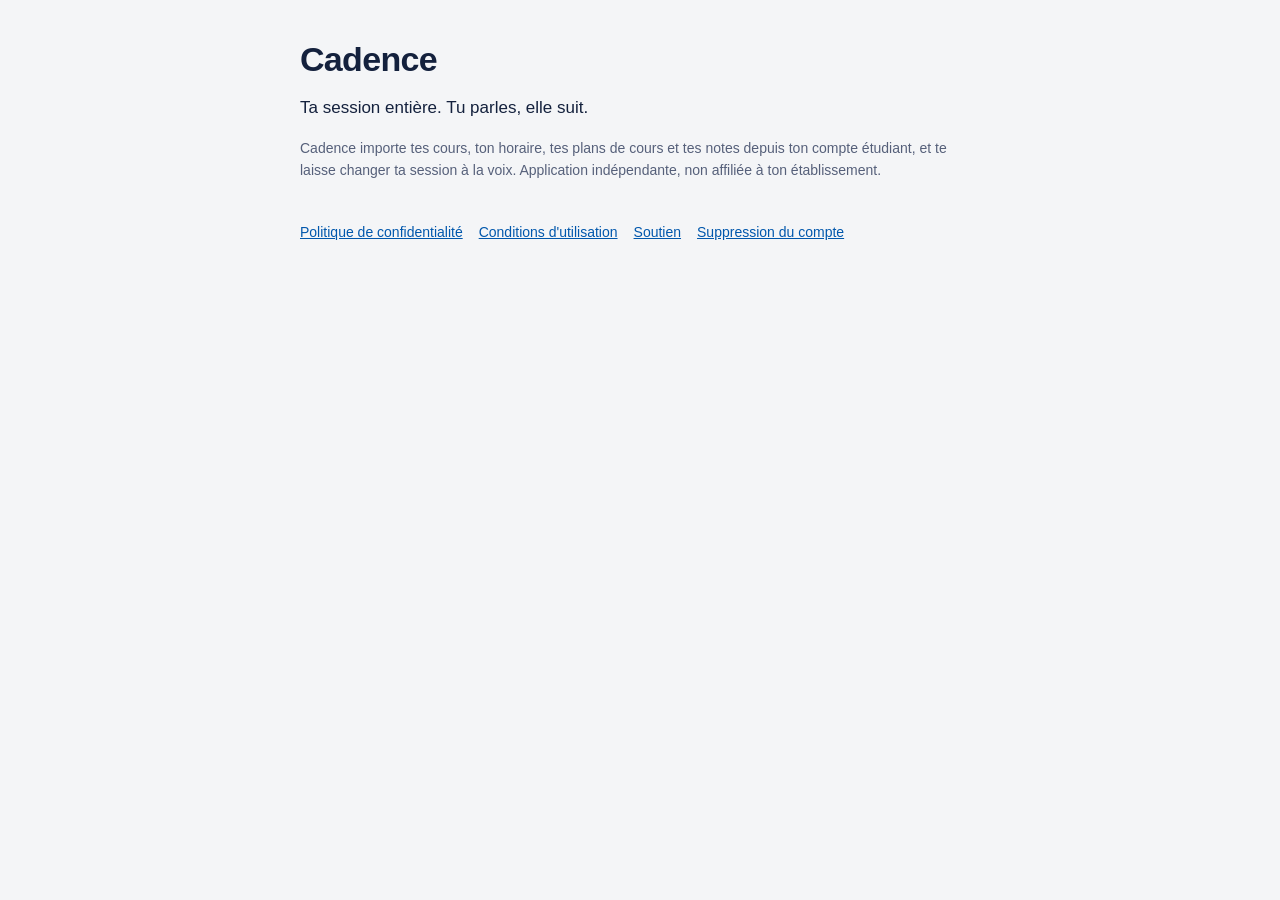
<file: index.html>
<!doctype html>
<html lang="fr-CA">
<head>
<meta charset="utf-8">
<meta name="viewport" content="width=device-width, initial-scale=1">
<title>Cadence · ta session entière</title>
<link rel="stylesheet" href="style.css">
</head>
<body>
<main>
<h1>Cadence</h1>
<p>Ta session entière. Tu parles, elle suit.</p>
<p class="muted">Cadence importe tes cours, ton horaire, tes plans de cours et tes notes depuis ton compte étudiant, et te laisse changer ta session à la voix. Application indépendante, non affiliée à ton établissement.</p>
<nav><a href="confidentialite/">Politique de confidentialité</a><a href="conditions/">Conditions d'utilisation</a><a href="soutien/">Soutien</a><a href="suppression/">Suppression du compte</a></nav>
</main>
</body>
</html>
</file>
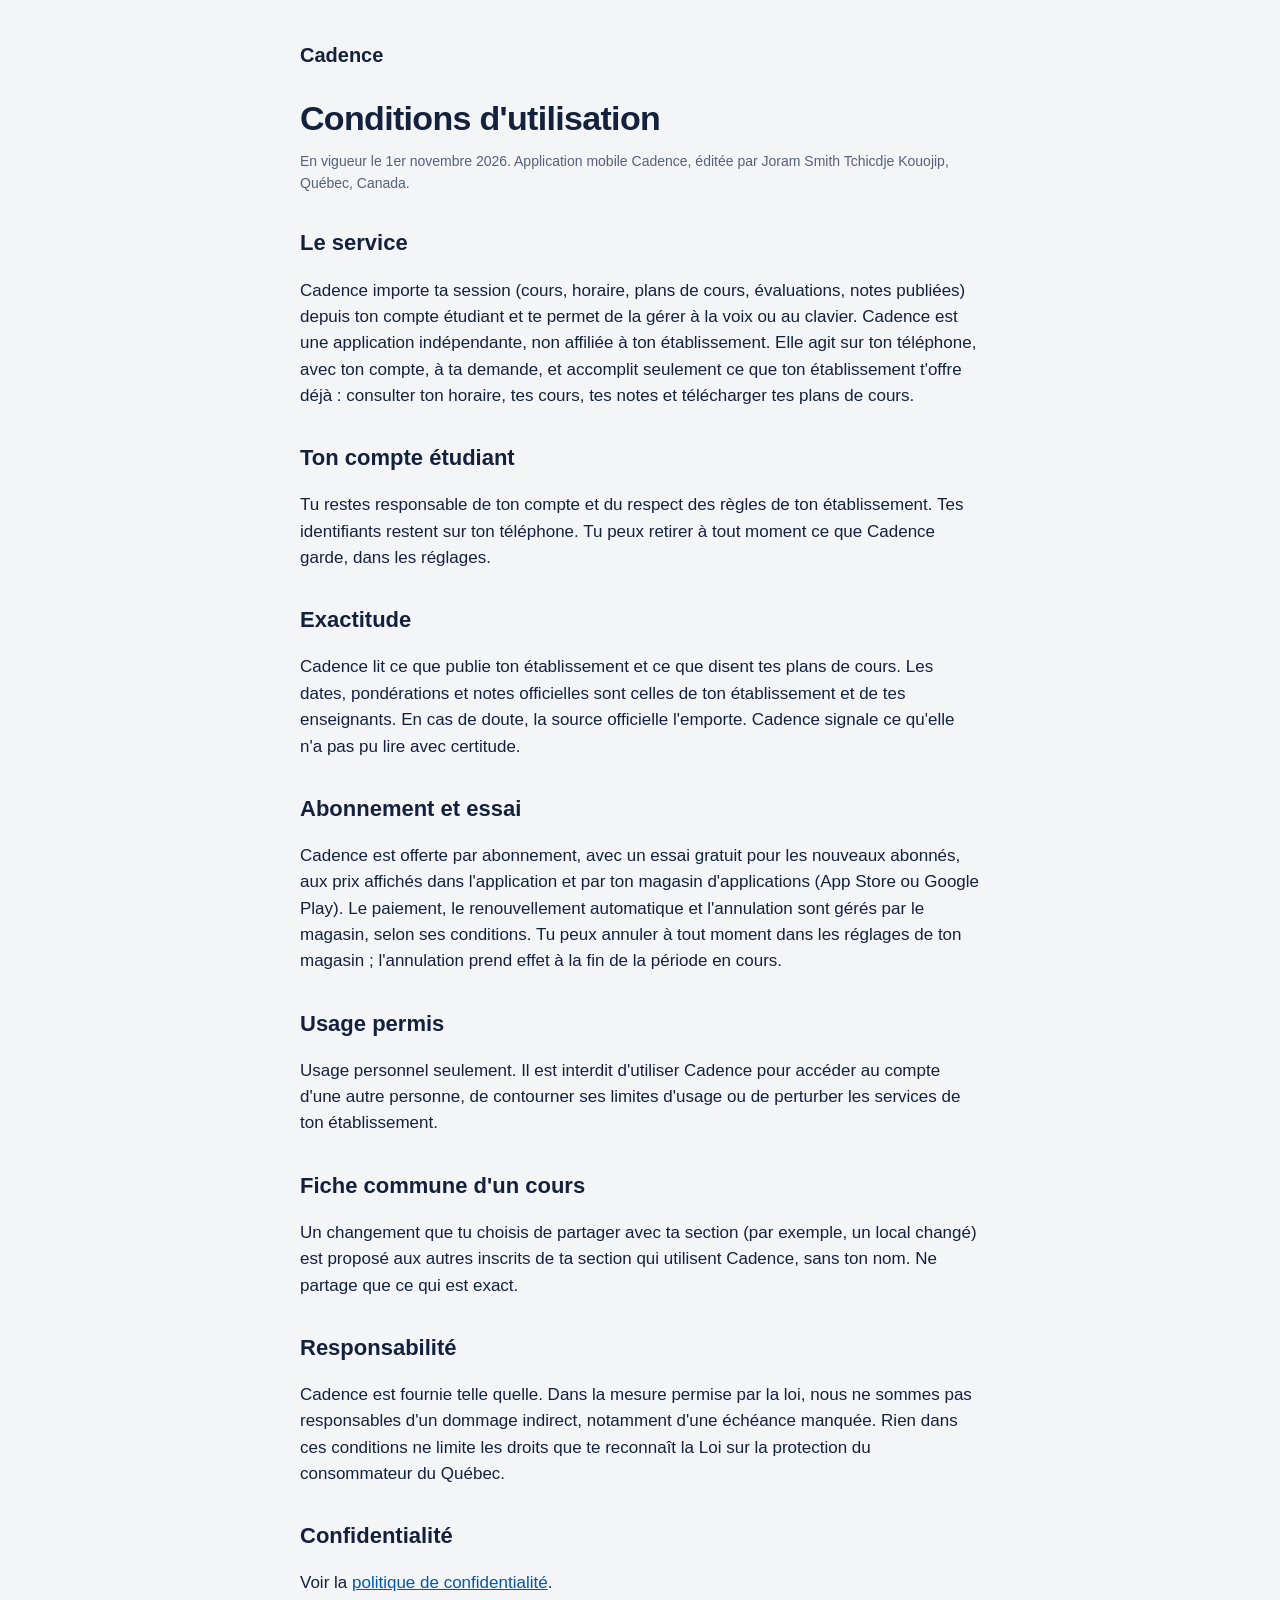
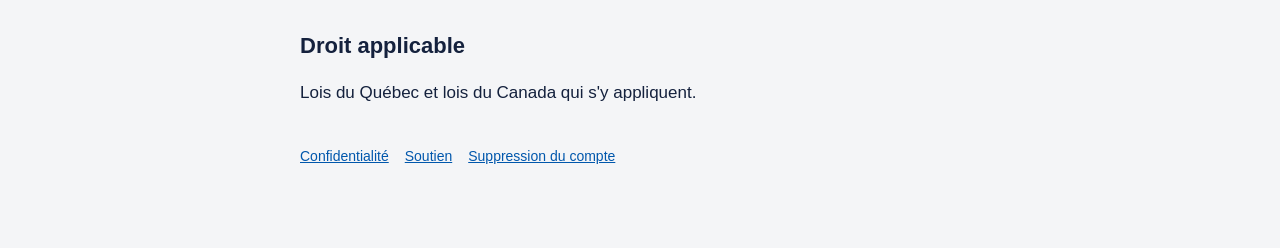
<file: conditions/index.html>
<!doctype html>
<html lang="fr-CA">
<head>
<meta charset="utf-8">
<meta name="viewport" content="width=device-width, initial-scale=1">
<title>Conditions d'utilisation · Cadence</title>
<link rel="stylesheet" href="../style.css">
</head>
<body>
<main>
<header><a href="../">Cadence</a></header>
<h1>Conditions d'utilisation</h1>
<p class="muted">En vigueur le 1er novembre 2026. Application mobile Cadence, éditée par Joram Smith Tchicdje Kouojip, Québec, Canada.</p>

<h2>Le service</h2>
<p>Cadence importe ta session (cours, horaire, plans de cours, évaluations, notes publiées) depuis ton compte étudiant et te permet de la gérer à la voix ou au clavier. Cadence est une application indépendante, non affiliée à ton établissement. Elle agit sur ton téléphone, avec ton compte, à ta demande, et accomplit seulement ce que ton établissement t'offre déjà : consulter ton horaire, tes cours, tes notes et télécharger tes plans de cours.</p>

<h2>Ton compte étudiant</h2>
<p>Tu restes responsable de ton compte et du respect des règles de ton établissement. Tes identifiants restent sur ton téléphone. Tu peux retirer à tout moment ce que Cadence garde, dans les réglages.</p>

<h2>Exactitude</h2>
<p>Cadence lit ce que publie ton établissement et ce que disent tes plans de cours. Les dates, pondérations et notes officielles sont celles de ton établissement et de tes enseignants. En cas de doute, la source officielle l'emporte. Cadence signale ce qu'elle n'a pas pu lire avec certitude.</p>

<h2>Abonnement et essai</h2>
<p>Cadence est offerte par abonnement, avec un essai gratuit pour les nouveaux abonnés, aux prix affichés dans l'application et par ton magasin d'applications (App Store ou Google Play). Le paiement, le renouvellement automatique et l'annulation sont gérés par le magasin, selon ses conditions. Tu peux annuler à tout moment dans les réglages de ton magasin ; l'annulation prend effet à la fin de la période en cours.</p>

<h2>Usage permis</h2>
<p>Usage personnel seulement. Il est interdit d'utiliser Cadence pour accéder au compte d'une autre personne, de contourner ses limites d'usage ou de perturber les services de ton établissement.</p>

<h2>Fiche commune d'un cours</h2>
<p>Un changement que tu choisis de partager avec ta section (par exemple, un local changé) est proposé aux autres inscrits de ta section qui utilisent Cadence, sans ton nom. Ne partage que ce qui est exact.</p>

<h2>Responsabilité</h2>
<p>Cadence est fournie telle quelle. Dans la mesure permise par la loi, nous ne sommes pas responsables d'un dommage indirect, notamment d'une échéance manquée. Rien dans ces conditions ne limite les droits que te reconnaît la Loi sur la protection du consommateur du Québec.</p>

<h2>Confidentialité</h2>
<p>Voir la <a href="../confidentialite/">politique de confidentialité</a>.</p>

<h2>Droit applicable</h2>
<p>Lois du Québec et lois du Canada qui s'y appliquent.</p>

<nav><a href="../confidentialite/">Confidentialité</a><a href="../soutien/">Soutien</a><a href="../suppression/">Suppression du compte</a></nav>
</main>
</body>
</html>
</file>
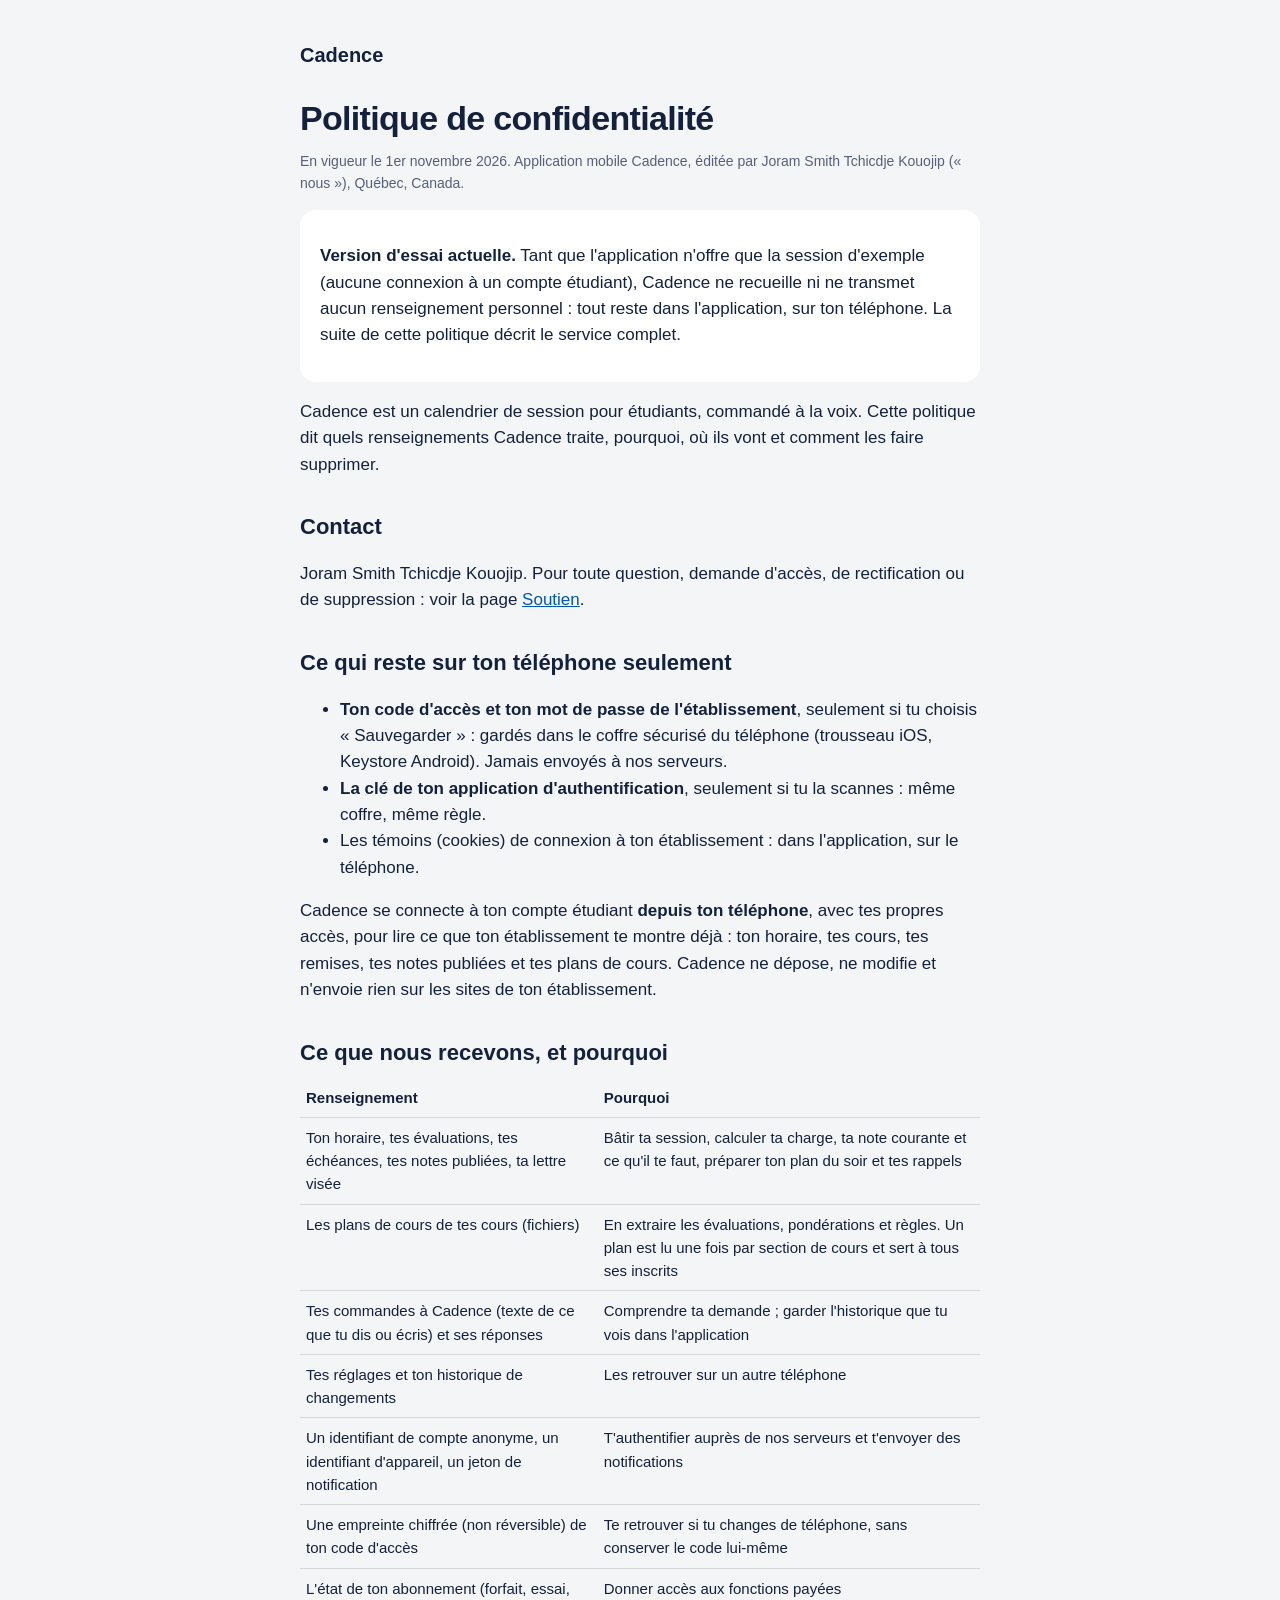
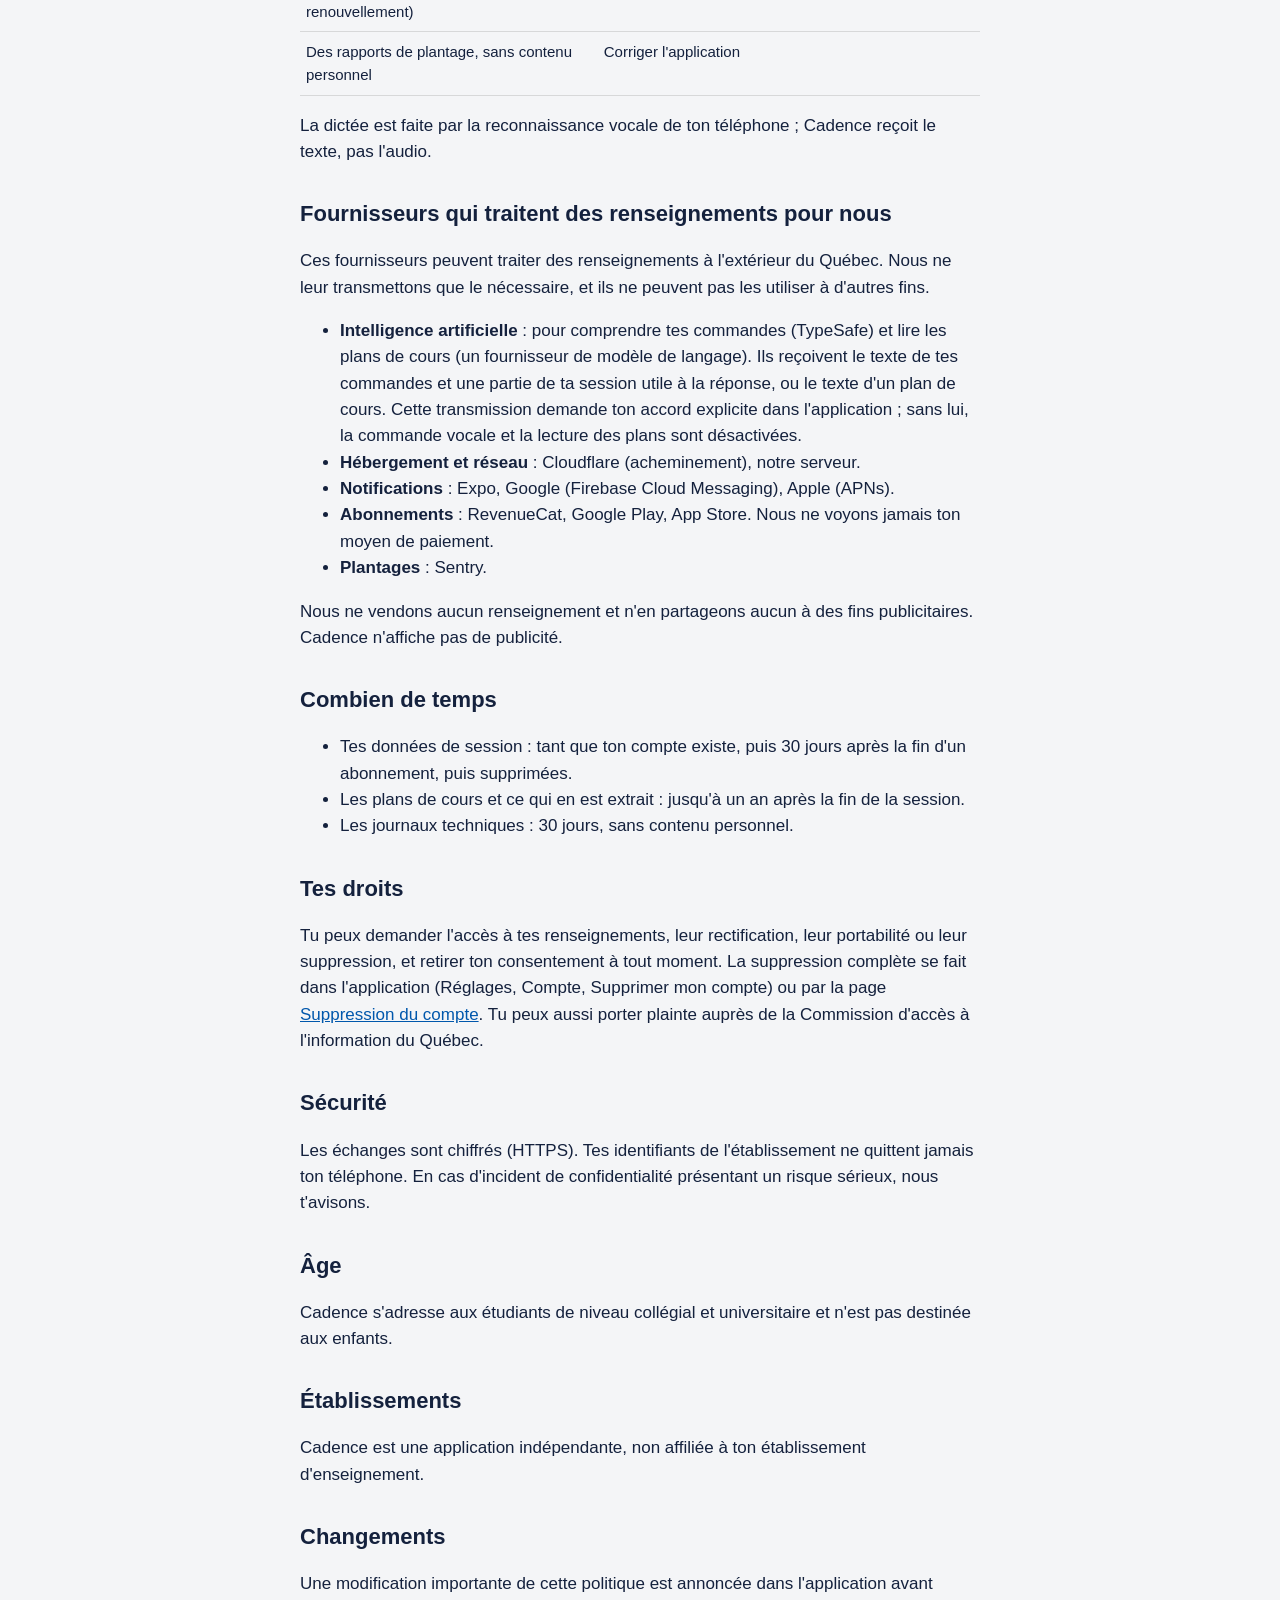
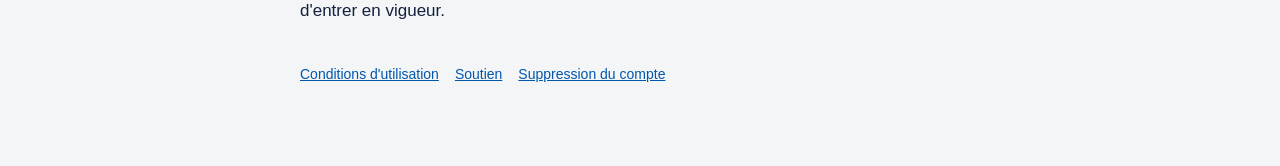
<file: confidentialite/index.html>
<!doctype html>
<html lang="fr-CA">
<head>
<meta charset="utf-8">
<meta name="viewport" content="width=device-width, initial-scale=1">
<title>Politique de confidentialité · Cadence</title>
<link rel="stylesheet" href="../style.css">
</head>
<body>
<main>
<header><a href="../">Cadence</a></header>
<h1>Politique de confidentialité</h1>
<p class="muted">En vigueur le 1er novembre 2026. Application mobile Cadence, éditée par Joram Smith Tchicdje Kouojip (« nous »), Québec, Canada.</p>

<div class="card"><p><strong>Version d'essai actuelle.</strong> Tant que l'application n'offre que la session d'exemple (aucune connexion à un compte étudiant), Cadence ne recueille ni ne transmet aucun renseignement personnel : tout reste dans l'application, sur ton téléphone. La suite de cette politique décrit le service complet.</p></div>
<p>Cadence est un calendrier de session pour étudiants, commandé à la voix. Cette politique dit quels renseignements Cadence traite, pourquoi, où ils vont et comment les faire supprimer.</p>

<h2>Contact</h2>
<p>Joram Smith Tchicdje Kouojip. Pour toute question, demande d'accès, de rectification ou de suppression : voir la page <a href="../soutien/">Soutien</a>.</p>

<h2>Ce qui reste sur ton téléphone seulement</h2>
<ul>
<li><strong>Ton code d'accès et ton mot de passe de l'établissement</strong>, seulement si tu choisis « Sauvegarder » : gardés dans le coffre sécurisé du téléphone (trousseau iOS, Keystore Android). Jamais envoyés à nos serveurs.</li>
<li><strong>La clé de ton application d'authentification</strong>, seulement si tu la scannes : même coffre, même règle.</li>
<li>Les témoins (cookies) de connexion à ton établissement : dans l'application, sur le téléphone.</li>
</ul>
<p>Cadence se connecte à ton compte étudiant <strong>depuis ton téléphone</strong>, avec tes propres accès, pour lire ce que ton établissement te montre déjà : ton horaire, tes cours, tes remises, tes notes publiées et tes plans de cours. Cadence ne dépose, ne modifie et n'envoie rien sur les sites de ton établissement.</p>

<h2>Ce que nous recevons, et pourquoi</h2>
<table>
<tr><th>Renseignement</th><th>Pourquoi</th></tr>
<tr><td>Ton horaire, tes évaluations, tes échéances, tes notes publiées, ta lettre visée</td><td>Bâtir ta session, calculer ta charge, ta note courante et ce qu'il te faut, préparer ton plan du soir et tes rappels</td></tr>
<tr><td>Les plans de cours de tes cours (fichiers)</td><td>En extraire les évaluations, pondérations et règles. Un plan est lu une fois par section de cours et sert à tous ses inscrits</td></tr>
<tr><td>Tes commandes à Cadence (texte de ce que tu dis ou écris) et ses réponses</td><td>Comprendre ta demande ; garder l'historique que tu vois dans l'application</td></tr>
<tr><td>Tes réglages et ton historique de changements</td><td>Les retrouver sur un autre téléphone</td></tr>
<tr><td>Un identifiant de compte anonyme, un identifiant d'appareil, un jeton de notification</td><td>T'authentifier auprès de nos serveurs et t'envoyer des notifications</td></tr>
<tr><td>Une empreinte chiffrée (non réversible) de ton code d'accès</td><td>Te retrouver si tu changes de téléphone, sans conserver le code lui-même</td></tr>
<tr><td>L'état de ton abonnement (forfait, essai, renouvellement)</td><td>Donner accès aux fonctions payées</td></tr>
<tr><td>Des rapports de plantage, sans contenu personnel</td><td>Corriger l'application</td></tr>
</table>
<p>La dictée est faite par la reconnaissance vocale de ton téléphone ; Cadence reçoit le texte, pas l'audio.</p>

<h2>Fournisseurs qui traitent des renseignements pour nous</h2>
<p>Ces fournisseurs peuvent traiter des renseignements à l'extérieur du Québec. Nous ne leur transmettons que le nécessaire, et ils ne peuvent pas les utiliser à d'autres fins.</p>
<ul>
<li><strong>Intelligence artificielle</strong> : pour comprendre tes commandes (TypeSafe) et lire les plans de cours (un fournisseur de modèle de langage). Ils reçoivent le texte de tes commandes et une partie de ta session utile à la réponse, ou le texte d'un plan de cours. Cette transmission demande ton accord explicite dans l'application ; sans lui, la commande vocale et la lecture des plans sont désactivées.</li>
<li><strong>Hébergement et réseau</strong> : Cloudflare (acheminement), notre serveur.</li>
<li><strong>Notifications</strong> : Expo, Google (Firebase Cloud Messaging), Apple (APNs).</li>
<li><strong>Abonnements</strong> : RevenueCat, Google Play, App Store. Nous ne voyons jamais ton moyen de paiement.</li>
<li><strong>Plantages</strong> : Sentry.</li>
</ul>
<p>Nous ne vendons aucun renseignement et n'en partageons aucun à des fins publicitaires. Cadence n'affiche pas de publicité.</p>

<h2>Combien de temps</h2>
<ul>
<li>Tes données de session : tant que ton compte existe, puis 30 jours après la fin d'un abonnement, puis supprimées.</li>
<li>Les plans de cours et ce qui en est extrait : jusqu'à un an après la fin de la session.</li>
<li>Les journaux techniques : 30 jours, sans contenu personnel.</li>
</ul>

<h2>Tes droits</h2>
<p>Tu peux demander l'accès à tes renseignements, leur rectification, leur portabilité ou leur suppression, et retirer ton consentement à tout moment. La suppression complète se fait dans l'application (Réglages, Compte, Supprimer mon compte) ou par la page <a href="../suppression/">Suppression du compte</a>. Tu peux aussi porter plainte auprès de la Commission d'accès à l'information du Québec.</p>

<h2>Sécurité</h2>
<p>Les échanges sont chiffrés (HTTPS). Tes identifiants de l'établissement ne quittent jamais ton téléphone. En cas d'incident de confidentialité présentant un risque sérieux, nous t'avisons.</p>

<h2>Âge</h2>
<p>Cadence s'adresse aux étudiants de niveau collégial et universitaire et n'est pas destinée aux enfants.</p>

<h2>Établissements</h2>
<p>Cadence est une application indépendante, non affiliée à ton établissement d'enseignement.</p>

<h2>Changements</h2>
<p>Une modification importante de cette politique est annoncée dans l'application avant d'entrer en vigueur.</p>

<nav><a href="../conditions/">Conditions d'utilisation</a><a href="../soutien/">Soutien</a><a href="../suppression/">Suppression du compte</a></nav>
</main>
</body>
</html>
</file>
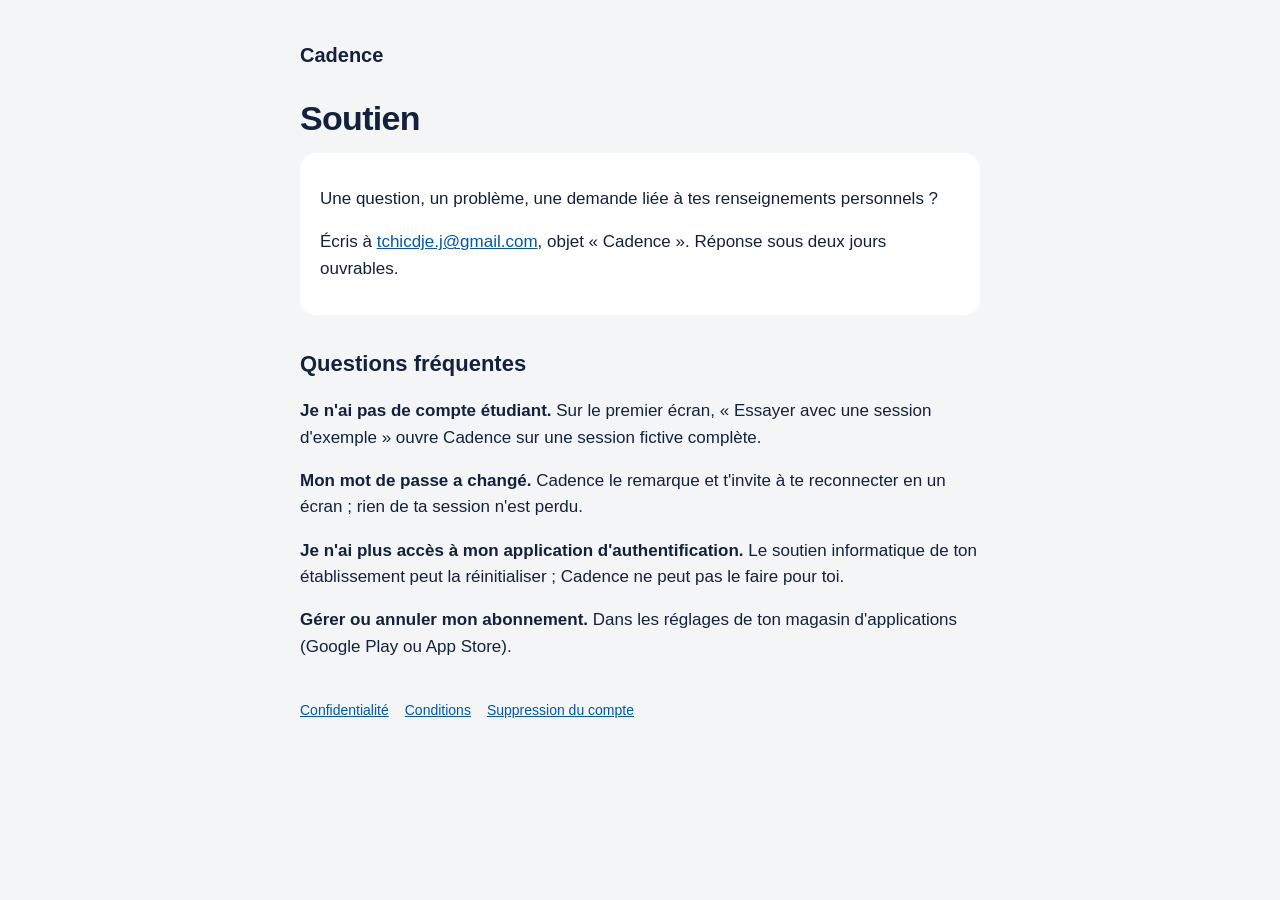
<file: soutien/index.html>
<!doctype html>
<html lang="fr-CA">
<head>
<meta charset="utf-8">
<meta name="viewport" content="width=device-width, initial-scale=1">
<title>Soutien · Cadence</title>
<link rel="stylesheet" href="../style.css">
</head>
<body>
<main>
<header><a href="../">Cadence</a></header>
<h1>Soutien</h1>
<div class="card">
<p>Une question, un problème, une demande liée à tes renseignements personnels ?</p>
<p>Écris à <a href="mailto:tchicdje.j@gmail.com?subject=Cadence">tchicdje.j@gmail.com</a>, objet « Cadence ». Réponse sous deux jours ouvrables.</p>
</div>
<h2>Questions fréquentes</h2>
<p><strong>Je n'ai pas de compte étudiant.</strong> Sur le premier écran, « Essayer avec une session d'exemple » ouvre Cadence sur une session fictive complète.</p>
<p><strong>Mon mot de passe a changé.</strong> Cadence le remarque et t'invite à te reconnecter en un écran ; rien de ta session n'est perdu.</p>
<p><strong>Je n'ai plus accès à mon application d'authentification.</strong> Le soutien informatique de ton établissement peut la réinitialiser ; Cadence ne peut pas le faire pour toi.</p>
<p><strong>Gérer ou annuler mon abonnement.</strong> Dans les réglages de ton magasin d'applications (Google Play ou App Store).</p>
<nav><a href="../confidentialite/">Confidentialité</a><a href="../conditions/">Conditions</a><a href="../suppression/">Suppression du compte</a></nav>
</main>
</body>
</html>
</file>
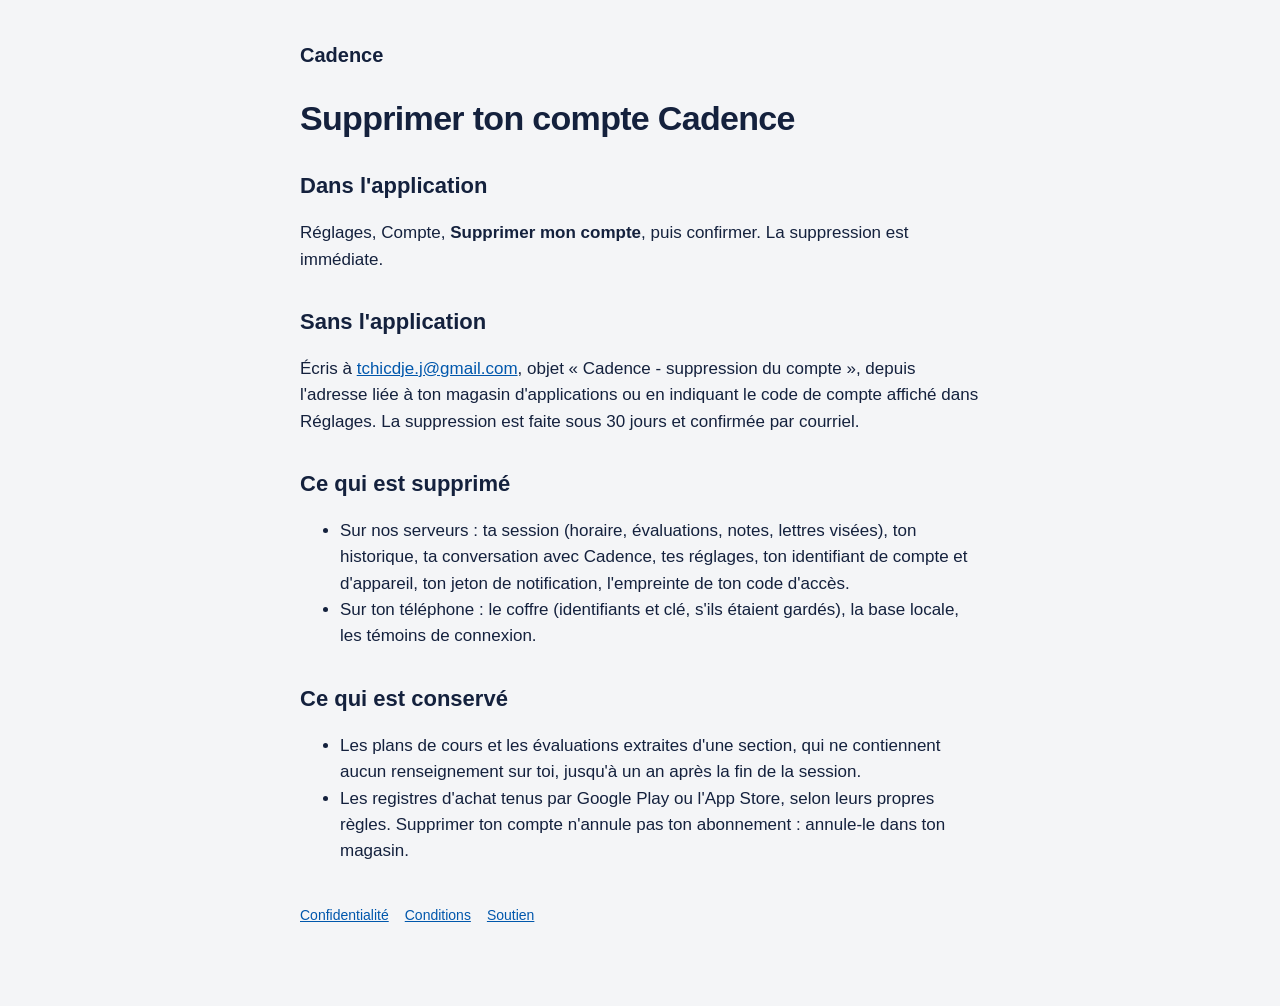
<file: suppression/index.html>
<!doctype html>
<html lang="fr-CA">
<head>
<meta charset="utf-8">
<meta name="viewport" content="width=device-width, initial-scale=1">
<title>Suppression du compte · Cadence</title>
<link rel="stylesheet" href="../style.css">
</head>
<body>
<main>
<header><a href="../">Cadence</a></header>
<h1>Supprimer ton compte Cadence</h1>
<h2>Dans l'application</h2>
<p>Réglages, Compte, <strong>Supprimer mon compte</strong>, puis confirmer. La suppression est immédiate.</p>
<h2>Sans l'application</h2>
<p>Écris à <a href="mailto:tchicdje.j@gmail.com?subject=Cadence%20-%20suppression%20du%20compte">tchicdje.j@gmail.com</a>, objet « Cadence - suppression du compte », depuis l'adresse liée à ton magasin d'applications ou en indiquant le code de compte affiché dans Réglages. La suppression est faite sous 30 jours et confirmée par courriel.</p>
<h2>Ce qui est supprimé</h2>
<ul>
<li>Sur nos serveurs : ta session (horaire, évaluations, notes, lettres visées), ton historique, ta conversation avec Cadence, tes réglages, ton identifiant de compte et d'appareil, ton jeton de notification, l'empreinte de ton code d'accès.</li>
<li>Sur ton téléphone : le coffre (identifiants et clé, s'ils étaient gardés), la base locale, les témoins de connexion.</li>
</ul>
<h2>Ce qui est conservé</h2>
<ul>
<li>Les plans de cours et les évaluations extraites d'une section, qui ne contiennent aucun renseignement sur toi, jusqu'à un an après la fin de la session.</li>
<li>Les registres d'achat tenus par Google Play ou l'App Store, selon leurs propres règles. Supprimer ton compte n'annule pas ton abonnement : annule-le dans ton magasin.</li>
</ul>
<nav><a href="../confidentialite/">Confidentialité</a><a href="../conditions/">Conditions</a><a href="../soutien/">Soutien</a></nav>
</main>
</body>
</html>
</file>
<file: style.css>
:root { color-scheme: light dark; --text: #14213D; --muted: #56607A; --bg: #F4F5F7; --card: #FFFFFF; --link: #0057AC; }
@media (prefers-color-scheme: dark) { :root { --text: #F4F5F7; --muted: #A9B3C7; --bg: #060B18; --card: #14213D; --link: #8DB9FF; } }
* { box-sizing: border-box; }
body { margin: 0; background: var(--bg); color: var(--text); font: 17px/1.55 Inter, -apple-system, "Segoe UI", Roboto, sans-serif; }
main { max-width: 720px; margin: 0 auto; padding: 40px 20px 80px; }
header { margin-bottom: 28px; }
header a { color: var(--text); text-decoration: none; font-weight: 700; font-size: 20px; }
h1 { font-size: 34px; line-height: 1.12; letter-spacing: -0.02em; margin: 0 0 8px; }
h2 { font-size: 22px; margin: 32px 0 8px; }
p, li { color: var(--text); }
.muted { color: var(--muted); font-size: 14px; }
a { color: var(--link); }
.card { background: var(--card); border-radius: 16px; padding: 16px 20px; margin: 16px 0; }
nav { margin-top: 40px; font-size: 14px; display: flex; gap: 16px; flex-wrap: wrap; }
table { border-collapse: collapse; width: 100%; font-size: 15px; }
th, td { text-align: left; padding: 8px 6px; border-bottom: 1px solid rgba(127,127,127,.25); vertical-align: top; }
</file>
